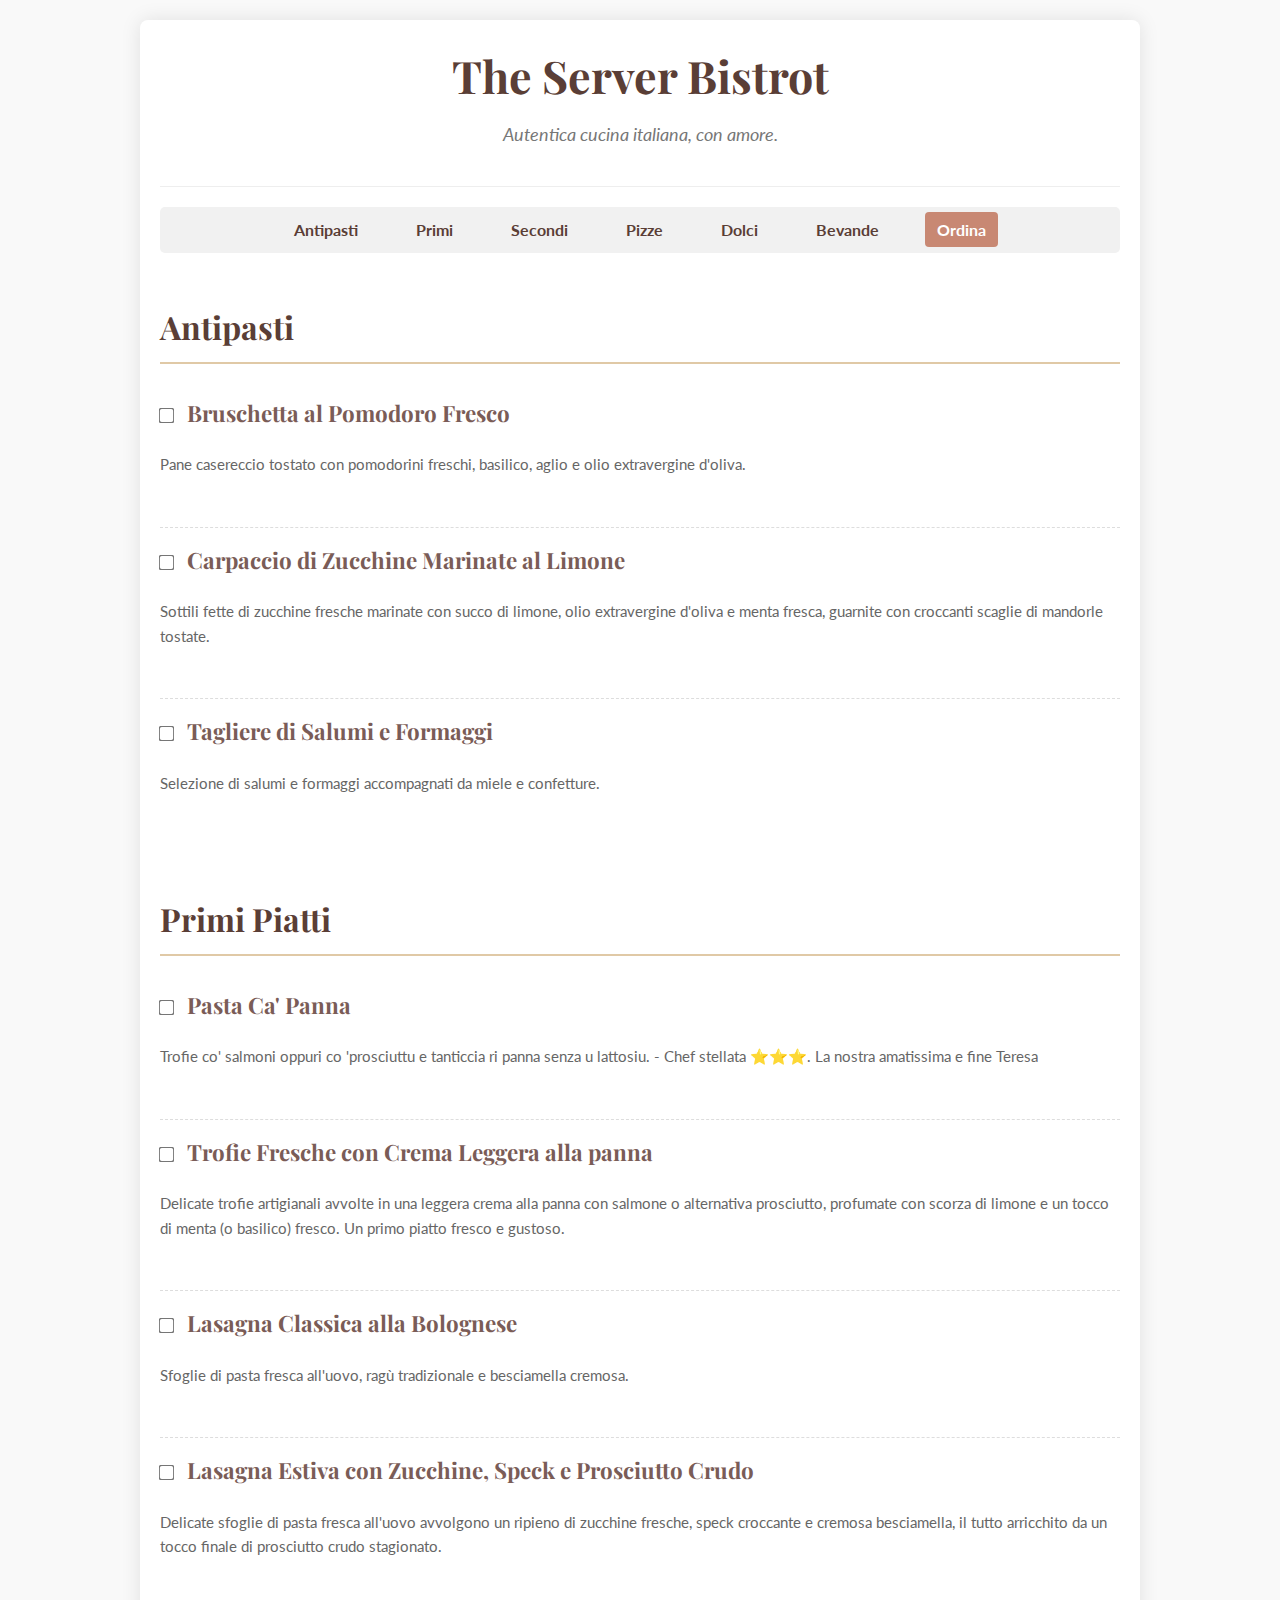
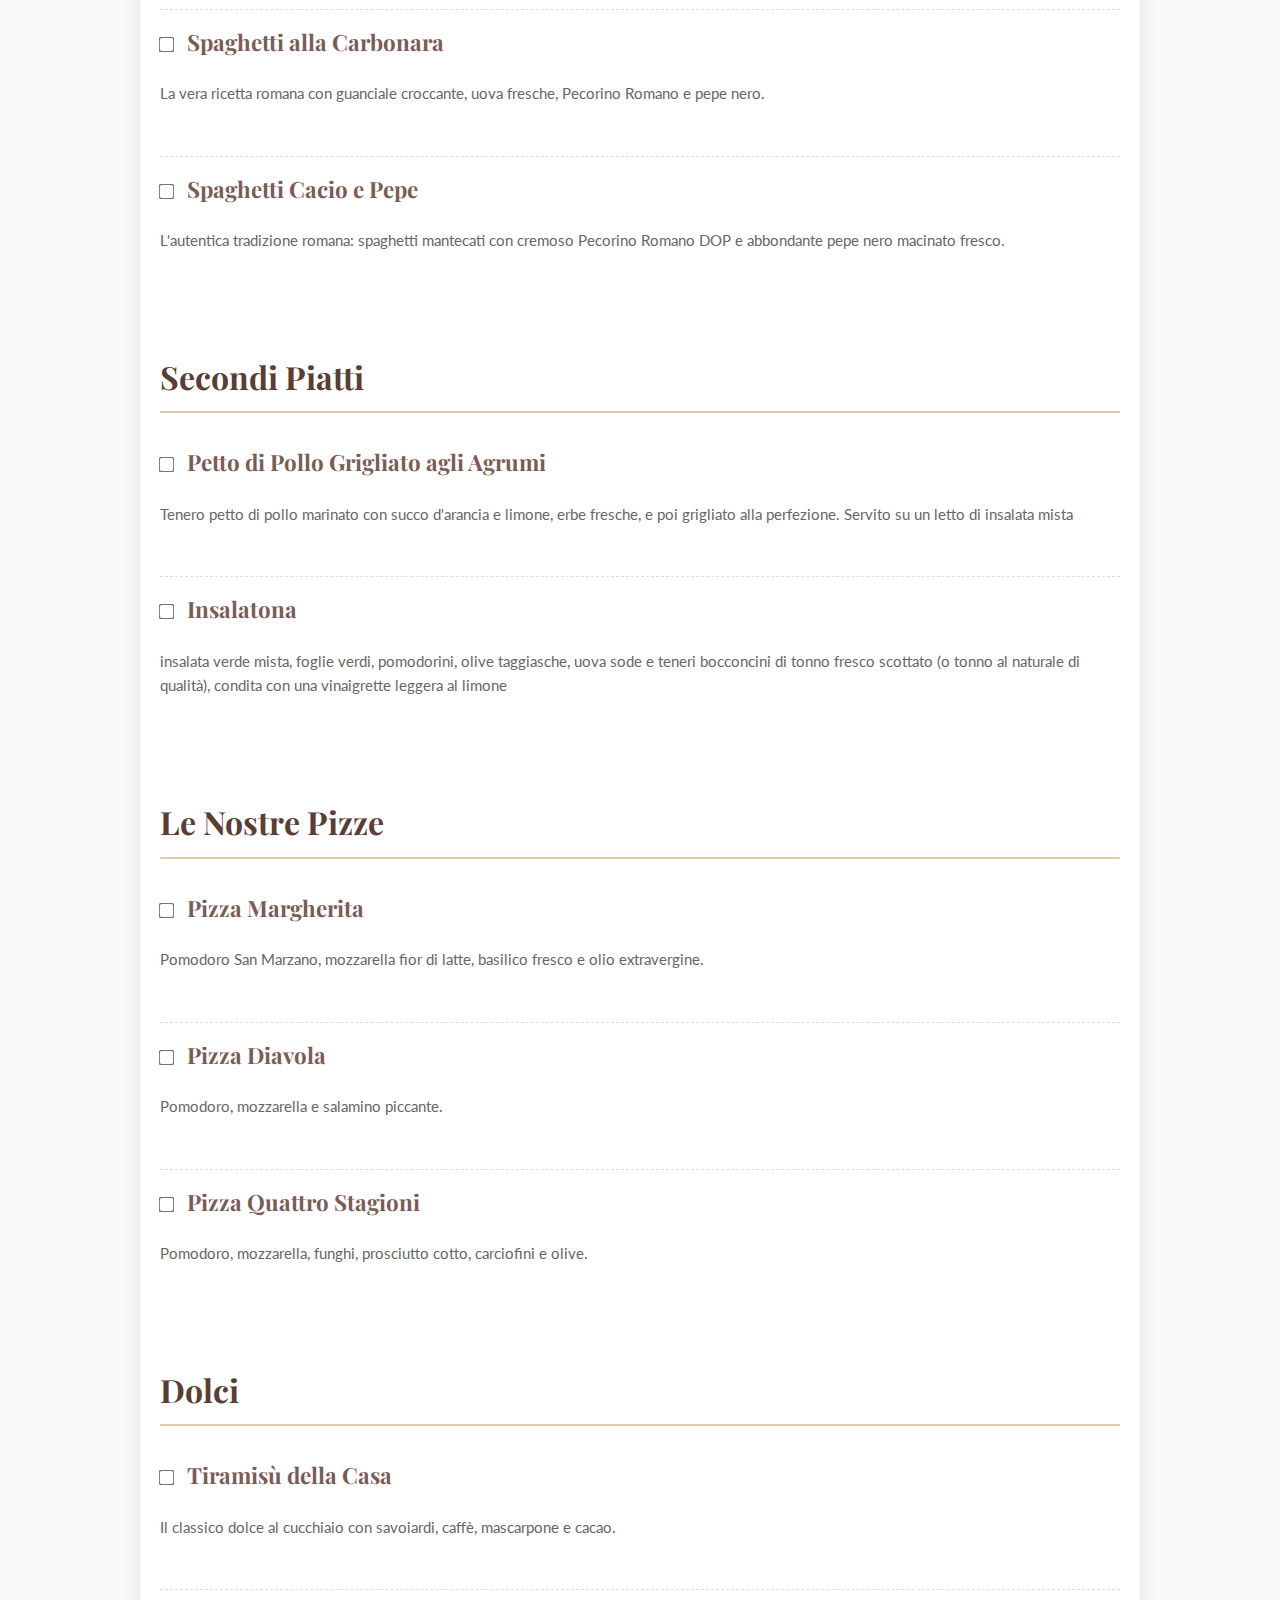
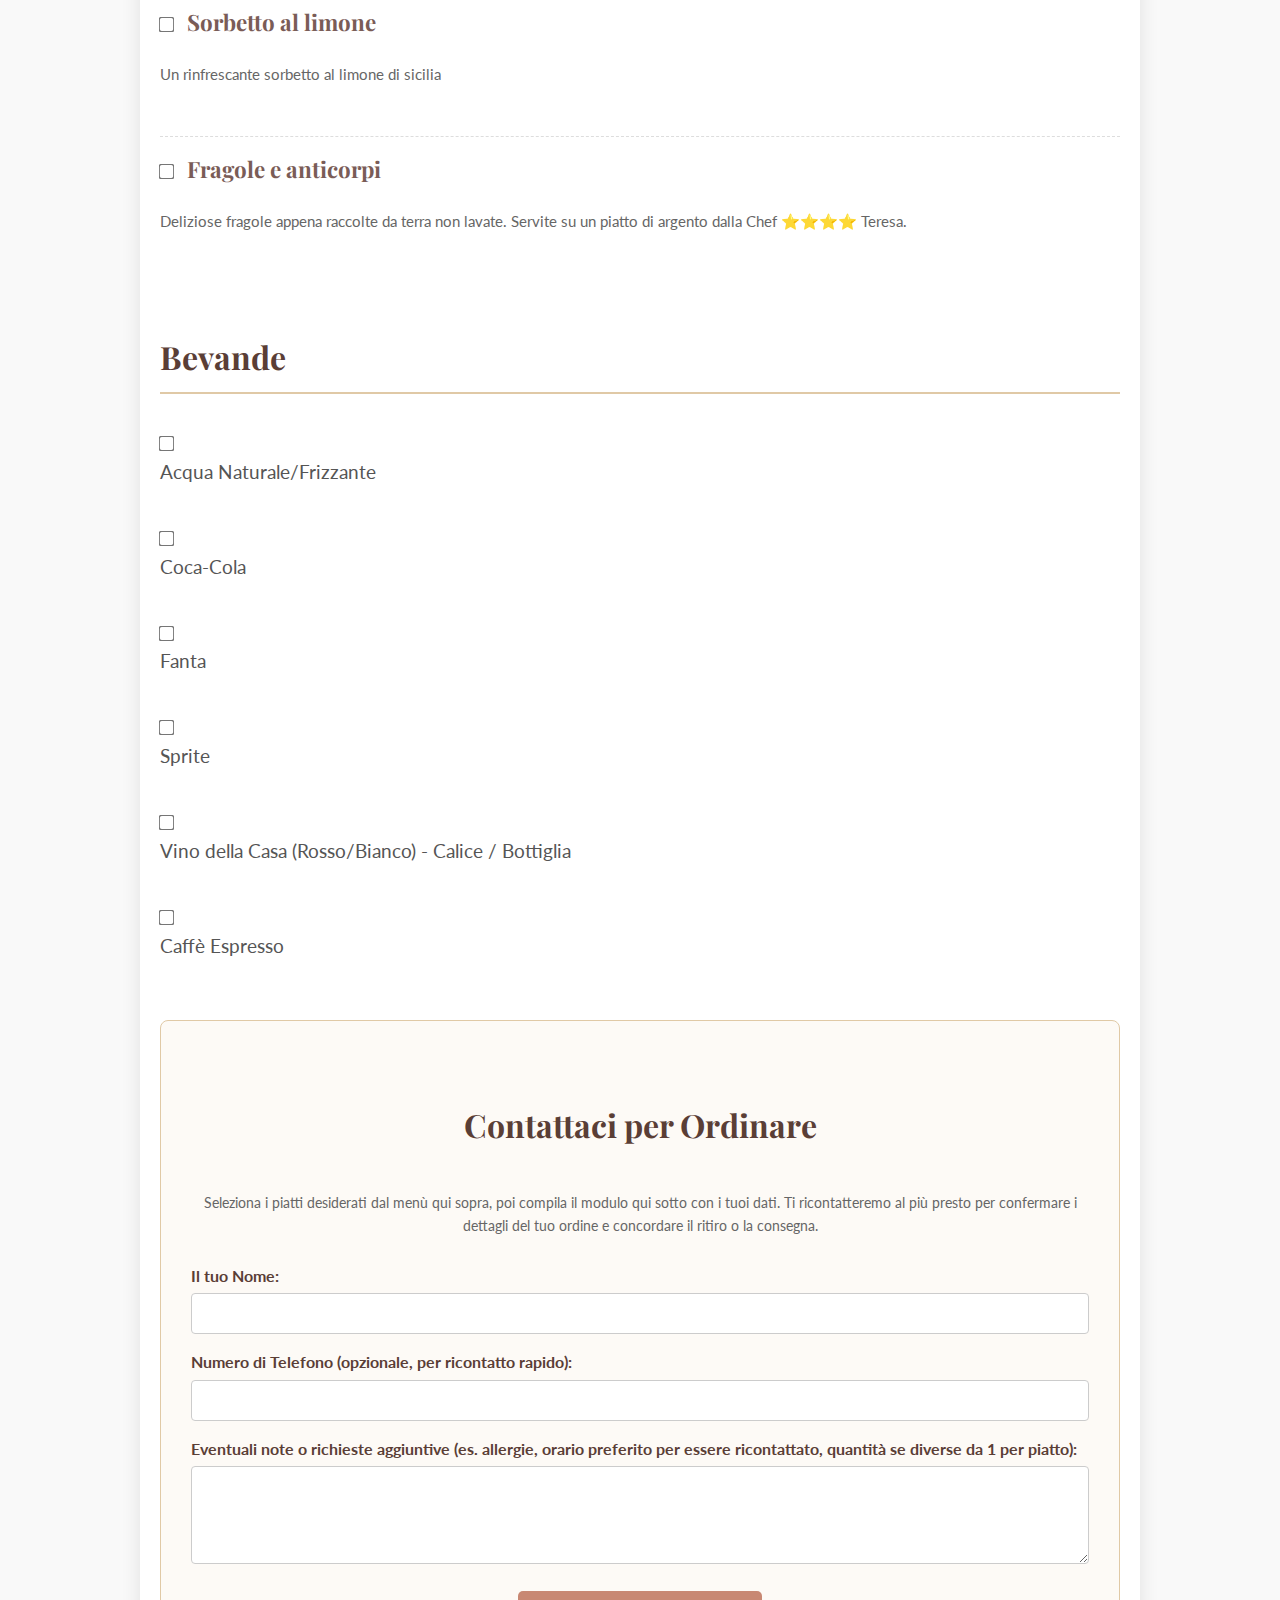
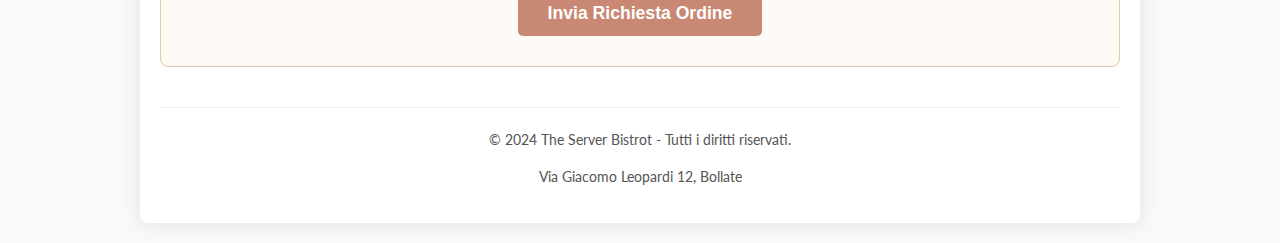
<file: index.html>
<!DOCTYPE html>
<html lang="it">
<head>
    <meta charset="UTF-8">
    <meta name="viewport" content="width=device-width, initial-scale=1.0">
    <title>Ristorante The Server Bistrot - Il Nostro Menù</title>
    <link rel="stylesheet" href="style.css">
    <link href="https://fonts.googleapis.com/css2?family=Playfair+Display:wght@700&family=Lato:wght@400;700&display=swap" rel="stylesheet">
    <style>
        /* Stile aggiuntivo per i checkbox e le label */
        .menu-item-checkbox {
            margin-right: 10px;
            transform: scale(1.2); /* Rende il checkbox leggermente più grande */
        }
        .menu-item-details label {
            display: inline-block; /* Permette di cliccare sul nome del piatto per selezionare */
            cursor: pointer;
            font-weight: bold; /* Rende il nome del piatto cliccabile più evidente */
        }
    </style>
</head>
<body>
    <div class="container">
        <header>
            <!-- Logo Ristorante -->
            <h1>The Server Bistrot</h1>
            <p class="tagline">Autentica cucina italiana, con amore.</p>
        </header>

        <nav class="menu-nav">
            <a href="#antipasti">Antipasti</a>
            <a href="#primi">Primi</a>
            <a href="#secondi">Secondi</a>
            <a href="#pizze">Pizze</a>
            <a href="#dolci">Dolci</a>
            <a href="#bevande">Bevande</a>
            <a href="#ordina" class="order-button-nav">Ordina</a>
        </nav>

        <main>
            <form action="https://formspree.io/f/mbloewor" method="POST" class="contact-form" id="orderForm">
                <section id="antipasti" class="menu-section">
                    <h2>Antipasti</h2>
                    <div class="menu-item">
                        <div class="menu-item-details">
                            <input type="checkbox" id="bruschetta" name="piatto_ordinato[]" value="Bruschetta al Pomodoro Fresco" class="menu-item-checkbox">
                            <label for="bruschetta"><h3>Bruschetta al Pomodoro Fresco</h3></label>
                            <p>Pane casereccio tostato con pomodorini freschi, basilico, aglio e olio extravergine d'oliva.</p>
                        </div>
                    </div>
                    <div class="menu-item">
                        <div class="menu-item-details">
                            <input type="checkbox" id="carpaccio_zucchine" name="piatto_ordinato[]" value="Carpaccio di Zucchine Marinate" class="menu-item-checkbox">
                            <label for="carpaccio_zucchine"><h3>Carpaccio di Zucchine Marinate al Limone</h3></label>
                            <p>Sottili fette di zucchine fresche marinate con succo di limone, olio extravergine d'oliva e menta fresca, guarnite con croccanti scaglie di mandorle tostate.</p>
                        </div>
                    </div>
                    <div class="menu-item">
                        <div class="menu-item-details">
                            <input type="checkbox" id="tagliere" name="piatto_ordinato[]" value="Tagliere di Salumi e Formaggi" class="menu-item-checkbox">
                            <label for="tagliere"><h3>Tagliere di Salumi e Formaggi</h3></label>
                            <p>Selezione di salumi e formaggi accompagnati da miele e confetture.</p>
                        </div>
                    </div>
                </section>

                <section id="primi" class="menu-section">
                    <h2>Primi Piatti</h2>

                    <div class="menu-item">
                        <div class="menu-item-details">
                            <input type="checkbox" id="pasta_panna" name="piatto_ordinato[]" value="Pasta ca' panna" class="menu-item-checkbox">
                            <label for="pasta_panna"><h3>Pasta Ca' Panna</h3></label>
                            <p>Trofie co' salmoni oppuri co 'prosciuttu e tanticcia ri panna senza u lattosiu. - Chef stellata ⭐⭐⭐. La nostra amatissima e fine Teresa</p>
                        </div>
                    </div>

                    
                    <div class="menu-item">
                        <div class="menu-item-details">
                            <input type="checkbox" id="trofie_zucchine" name="piatto_ordinato[]" value="Trofie Zucchine e Limone" class="menu-item-checkbox">
                            <label for="trofie_zucchine"><h3>Trofie Fresche con Crema Leggera alla panna </h3></label>
                            <p>Delicate trofie artigianali avvolte in una leggera crema alla panna con salmone o alternativa prosciutto, profumate con scorza di limone e un tocco di menta (o basilico) fresco. Un primo piatto fresco e gustoso.</p>
                        </div>
                    </div>
                    <div class="menu-item">
                        <div class="menu-item-details">
                            <input type="checkbox" id="lasagna_bolognese" name="piatto_ordinato[]" value="Lasagna Classica alla Bolognese" class="menu-item-checkbox">
                            <label for="lasagna_bolognese"><h3>Lasagna Classica alla Bolognese</h3></label>
                            <p>Sfoglie di pasta fresca all'uovo, ragù tradizionale e besciamella cremosa.</p>
                        </div>
                    </div>
                    <div class="menu-item">
                        <div class="menu-item-details">
                            <input type="checkbox" id="lasagna_estiva" name="piatto_ordinato[]" value="Lasagna Estiva Zucchine e Speck" class="menu-item-checkbox">
                            <label for="lasagna_estiva"><h3>Lasagna Estiva con Zucchine, Speck e Prosciutto Crudo</h3></label>
                            <p>Delicate sfoglie di pasta fresca all'uovo avvolgono un ripieno di zucchine fresche, speck croccante e cremosa besciamella, il tutto arricchito da un tocco finale di prosciutto crudo stagionato.</p>
                        </div>
                    </div>
                    <div class="menu-item">
                        <div class="menu-item-details">
                            <input type="checkbox" id="carbonara" name="piatto_ordinato[]" value="Spaghetti alla Carbonara" class="menu-item-checkbox">
                            <label for="carbonara"><h3>Spaghetti alla Carbonara</h3></label>
                            <p>La vera ricetta romana con guanciale croccante, uova fresche, Pecorino Romano e pepe nero.</p>
                        </div>
                    </div>
                    <div class="menu-item">
                        <div class="menu-item-details">
                            <input type="checkbox" id="cacio_pepe" name="piatto_ordinato[]" value="Spaghetti Cacio e Pepe" class="menu-item-checkbox">
                            <label for="cacio_pepe"><h3>Spaghetti Cacio e Pepe</h3></label>
                            <p>L'autentica tradizione romana: spaghetti mantecati con cremoso Pecorino Romano DOP e abbondante pepe nero macinato fresco.</p>
                        </div>
                    </div>
                </section>

                <section id="secondi" class="menu-section">
                    <h2>Secondi Piatti</h2>
                    <div class="menu-item">
                        <div class="menu-item-details">
                            <input type="checkbox" id="pollo_agrumi" name="piatto_ordinato[]" value="Petto di Pollo agli Agrumi" class="menu-item-checkbox">
                            <label for="pollo_agrumi"><h3>Petto di Pollo Grigliato agli Agrumi</h3></label>
                            <p>Tenero petto di pollo marinato con succo d'arancia e limone, erbe fresche, e poi grigliato alla perfezione. Servito su un letto di insalata mista</p>
                        </div>
                    </div>
                    <div class="menu-item">
                        <div class="menu-item-details">
                            <input type="checkbox" id="insalatona" name="piatto_ordinato[]" value="Insalatona" class="menu-item-checkbox">
                            <label for="insalatona"><h3>Insalatona</h3></label>
                            <p> insalata verde mista, foglie verdi, pomodorini, olive taggiasche, uova sode e teneri bocconcini di tonno fresco scottato (o tonno al naturale di qualità), condita con una vinaigrette leggera al limone</p>
                        </div>
                    </div>
                </section>

                <section id="pizze" class="menu-section">
                    <h2>Le Nostre Pizze</h2>
                    <div class="menu-item">
                        <div class="menu-item-details">
                            <input type="checkbox" id="pizza_margherita" name="piatto_ordinato[]" value="Pizza Margherita" class="menu-item-checkbox">
                            <label for="pizza_margherita"><h3>Pizza Margherita</h3></label>
                            <p>Pomodoro San Marzano, mozzarella fior di latte, basilico fresco e olio extravergine.</p>
                        </div>
                    </div>
                    <div class="menu-item">
                        <div class="menu-item-details">
                            <input type="checkbox" id="pizza_diavola" name="piatto_ordinato[]" value="Pizza Diavola" class="menu-item-checkbox">
                            <label for="pizza_diavola"><h3>Pizza Diavola</h3></label>
                            <p>Pomodoro, mozzarella e salamino piccante.</p>
                        </div>
                    </div>
                    <div class="menu-item">
                        <div class="menu-item-details">
                            <input type="checkbox" id="pizza_4stagioni" name="piatto_ordinato[]" value="Pizza Quattro Stagioni" class="menu-item-checkbox">
                            <label for="pizza_4stagioni"><h3>Pizza Quattro Stagioni</h3></label>
                            <p>Pomodoro, mozzarella, funghi, prosciutto cotto, carciofini e olive.</p>
                        </div>
                    </div>
                </section>

                <section id="dolci" class="menu-section">
                    <h2>Dolci</h2>
                    <div class="menu-item">
                        <div class="menu-item-details">
                            <input type="checkbox" id="tiramisu" name="piatto_ordinato[]" value="Tiramisù della Casa" class="menu-item-checkbox">
                            <label for="tiramisu"><h3>Tiramisù della Casa</h3></label>
                            <p>Il classico dolce al cucchiaio con savoiardi, caffè, mascarpone e cacao.</p>
                        </div>
                    </div>
                    <div class="menu-item">
                        <div class="menu-item-details">
                            <input type="checkbox" id="sorbetto" name="piatto_ordinato[]" value="Sorbetto al Limone" class="menu-item-checkbox">
                            <label for="sorbetto"><h3>Sorbetto al limone</h3></label>
                            <p>Un rinfrescante sorbetto al limone di sicilia</p>
                        </div>
                    </div>
                    <div class="menu-item">
                        <div class="menu-item-details">
                            <input type="checkbox" id="fragole" name="piatto_ordinato[]" value="Fragole e anticorpi" class="menu-item-checkbox">
                            <label for="fragole"><h3>Fragole e anticorpi</h3></label>
                            <p>Deliziose fragole appena raccolte da terra non lavate. Servite su un piatto di argento dalla Chef ⭐⭐⭐⭐ Teresa. </p>
                        </div>
                    </div>
                </section>

                <section id="bevande" class="menu-section">
                    <h2>Bevande</h2>
                    <div class="menu-item-simple">
                        <input type="checkbox" id="acqua" name="piatto_ordinato[]" value="Acqua Nat/Friz" class="menu-item-checkbox">
                        <label for="acqua"><h3>Acqua Naturale/Frizzante</h3></label>
                    </div>
                    <div class="menu-item-simple">
                        <input type="checkbox" id="coca" name="piatto_ordinato[]" value="Coca-Cola" class="menu-item-checkbox">
                        <label for="coca"><h3>Coca-Cola</h3></label>
                    </div>
                     <div class="menu-item-simple">
                        <input type="checkbox" id="fanta" name="piatto_ordinato[]" value="Fanta" class="menu-item-checkbox">
                        <label for="fanta"><h3>Fanta</h3></label>
                    </div>
                     <div class="menu-item-simple">
                        <input type="checkbox" id="sprite" name="piatto_ordinato[]" value="Sprite" class="menu-item-checkbox">
                        <label for="sprite"><h3>Sprite</h3></label>
                    </div>
                    <div class="menu-item-simple">
                        <input type="checkbox" id="vino" name="piatto_ordinato[]" value="Vino della Casa" class="menu-item-checkbox">
                        <label for="vino"><h3>Vino della Casa (Rosso/Bianco) - Calice / Bottiglia</h3></label>
                    </div>
                    <div class="menu-item-simple">
                        <input type="checkbox" id="caffe" name="piatto_ordinato[]" value="Caffè Espresso" class="menu-item-checkbox">
                        <label for="caffe"><h3>Caffè Espresso</h3></label>
                    </div>
                </section>

                <section id="ordina" class="order-form-section">
                    <h2>Contattaci per Ordinare</h2>
                    <p>Seleziona i piatti desiderati dal menù qui sopra, poi compila il modulo qui sotto con i tuoi dati. Ti ricontatteremo al più presto per confermare i dettagli del tuo ordine e concordare il ritiro o la consegna.</p>
                    
                    <div>
                        <label for="nome">Il tuo Nome:</label>
                        <input type="text" id="nome" name="nome_cliente" required>
                    </div>
                    <div>
                        <label for="telefono">Numero di Telefono (opzionale, per ricontatto rapido):</label>
                        <input type="tel" id="telefono" name="telefono_cliente">
                    </div>
                    
                    <!-- Campo nascosto che verrà popolato da JavaScript con i piatti selezionati -->
                    <input type="hidden" name="ordine_dettagliato" id="ordine_dettagliato">

                    <div>
                        <label for="note">Eventuali note o richieste aggiuntive (es. allergie, orario preferito per essere ricontattato, quantità se diverse da 1 per piatto):</label>
                        <textarea id="note" name="note_cliente" rows="4"></textarea>
                    </div>

                    <input type="hidden" name="richiesta_da" value="Modulo Ordini Menù Online - The Server Bistrot">
                    <input type="hidden" name="_next" value="thankyou.html">
                    <input type="text" name="_gotcha" style="display:none !important">

                    <button type="submit">Invia Richiesta Ordine</button>
                </section>
            </form> <!-- Chiusura del tag form -->
        </main>

        <footer>
            <p>© 2024 The Server Bistrot - Tutti i diritti riservati.</p>
            <p>Via Giacomo Leopardi 12, Bollate </p>
        </footer>
    </div>

    <script>
        const orderForm = document.getElementById('orderForm');
        const hiddenOrderDetailInput = document.getElementById('ordine_dettagliato');

        orderForm.addEventListener('submit', function(event) {
            // Non preveniamo l'invio predefinito perché Formspree lo gestisce,
            // ma potremmo farlo se volessimo fare validazioni extra o invio AJAX.
            // event.preventDefault(); 

            let selectedItems = [];
            // Seleziona tutti i checkbox con il name="piatto_ordinato[]" CHE SONO CHECKED
            const checkedItems = document.querySelectorAll('input[name="piatto_ordinato[]"]:checked'); 
            
            checkedItems.forEach(function(checkbox) {
                selectedItems.push(checkbox.value);
            });

            if (selectedItems.length > 0) {
                hiddenOrderDetailInput.value = selectedItems.join(', '); // Concatena i piatti separati da virgola e spazio
            } else {
                hiddenOrderDetailInput.value = "Nessun piatto selezionato dal menù."; // O lascia vuoto se preferisci
            }

            // Il form verrà inviato normalmente da qui, con il campo nascosto popolato.
            // Se si usasse event.preventDefault(), si dovrebbe poi inviare il form via JS:
            // this.submit(); // oppure fetch API per invio AJAX a Formspree
        });
    </script>
</body>
</html>
</file>
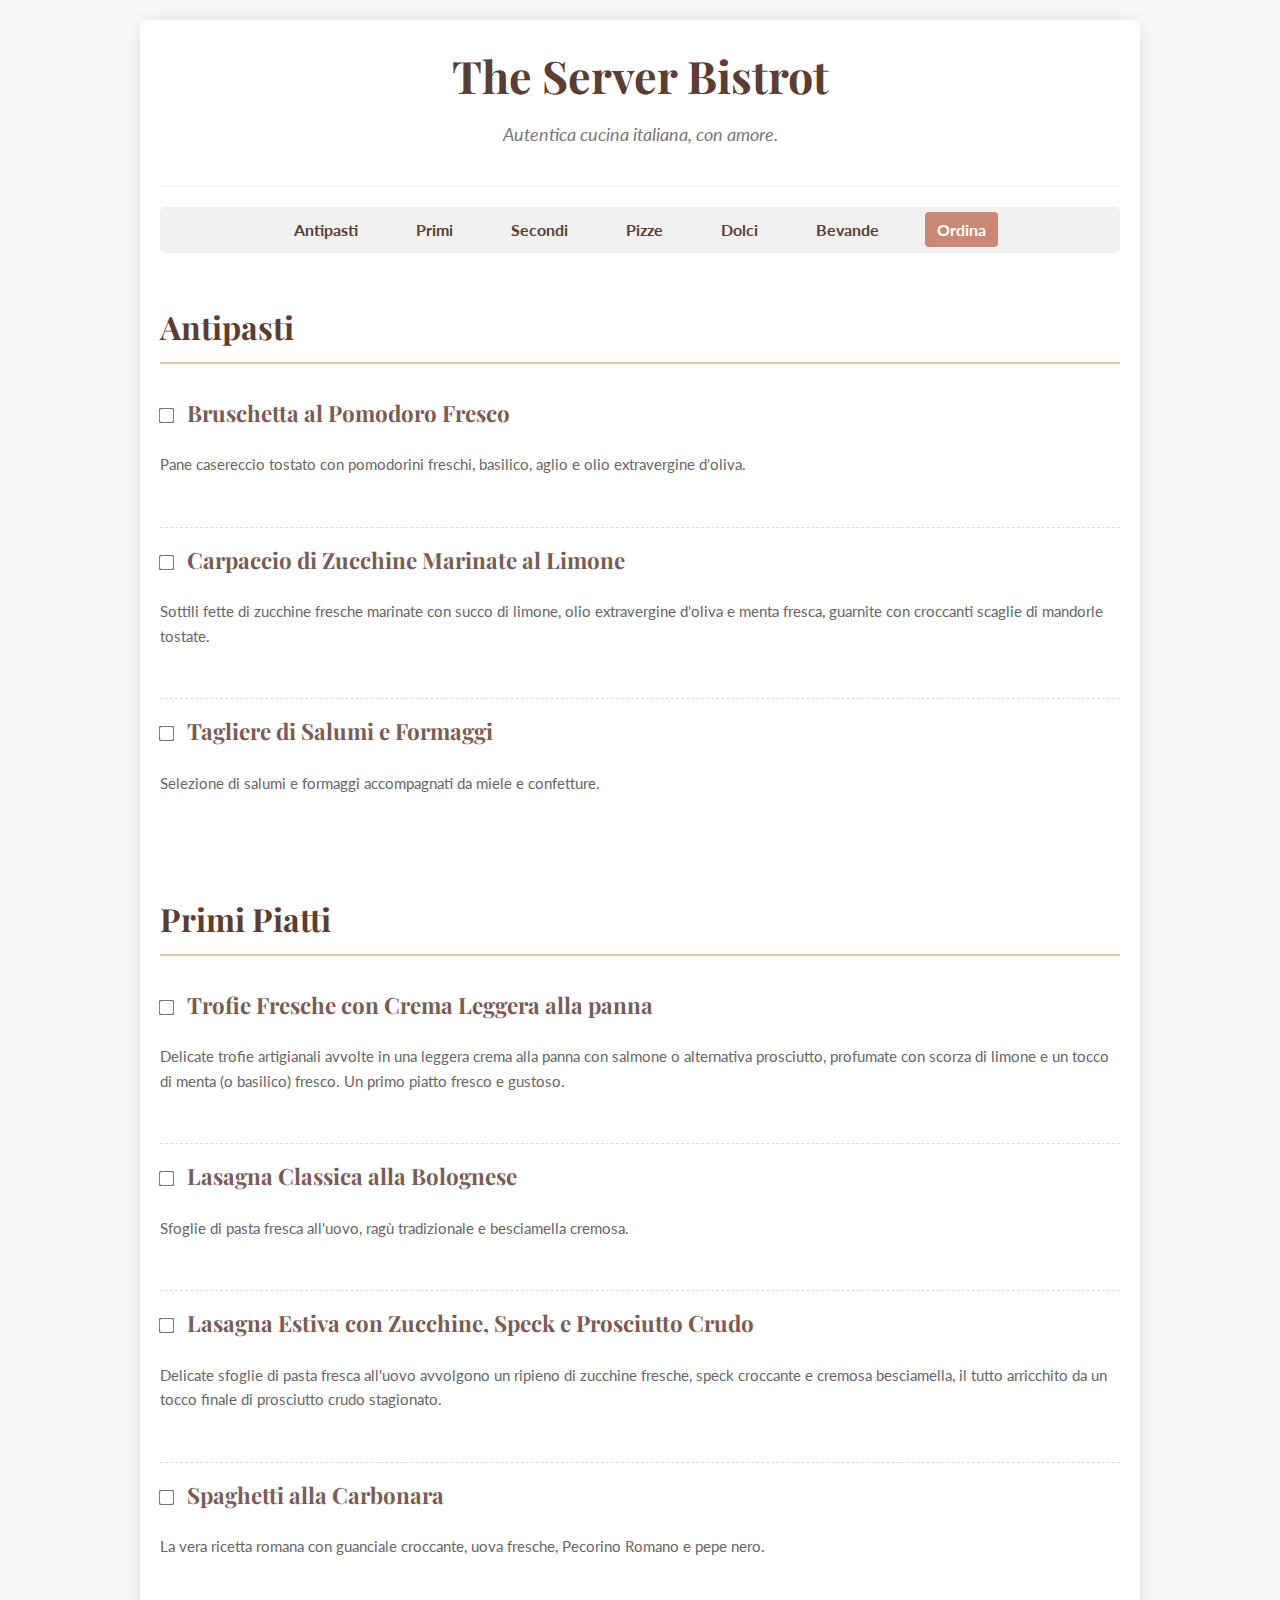
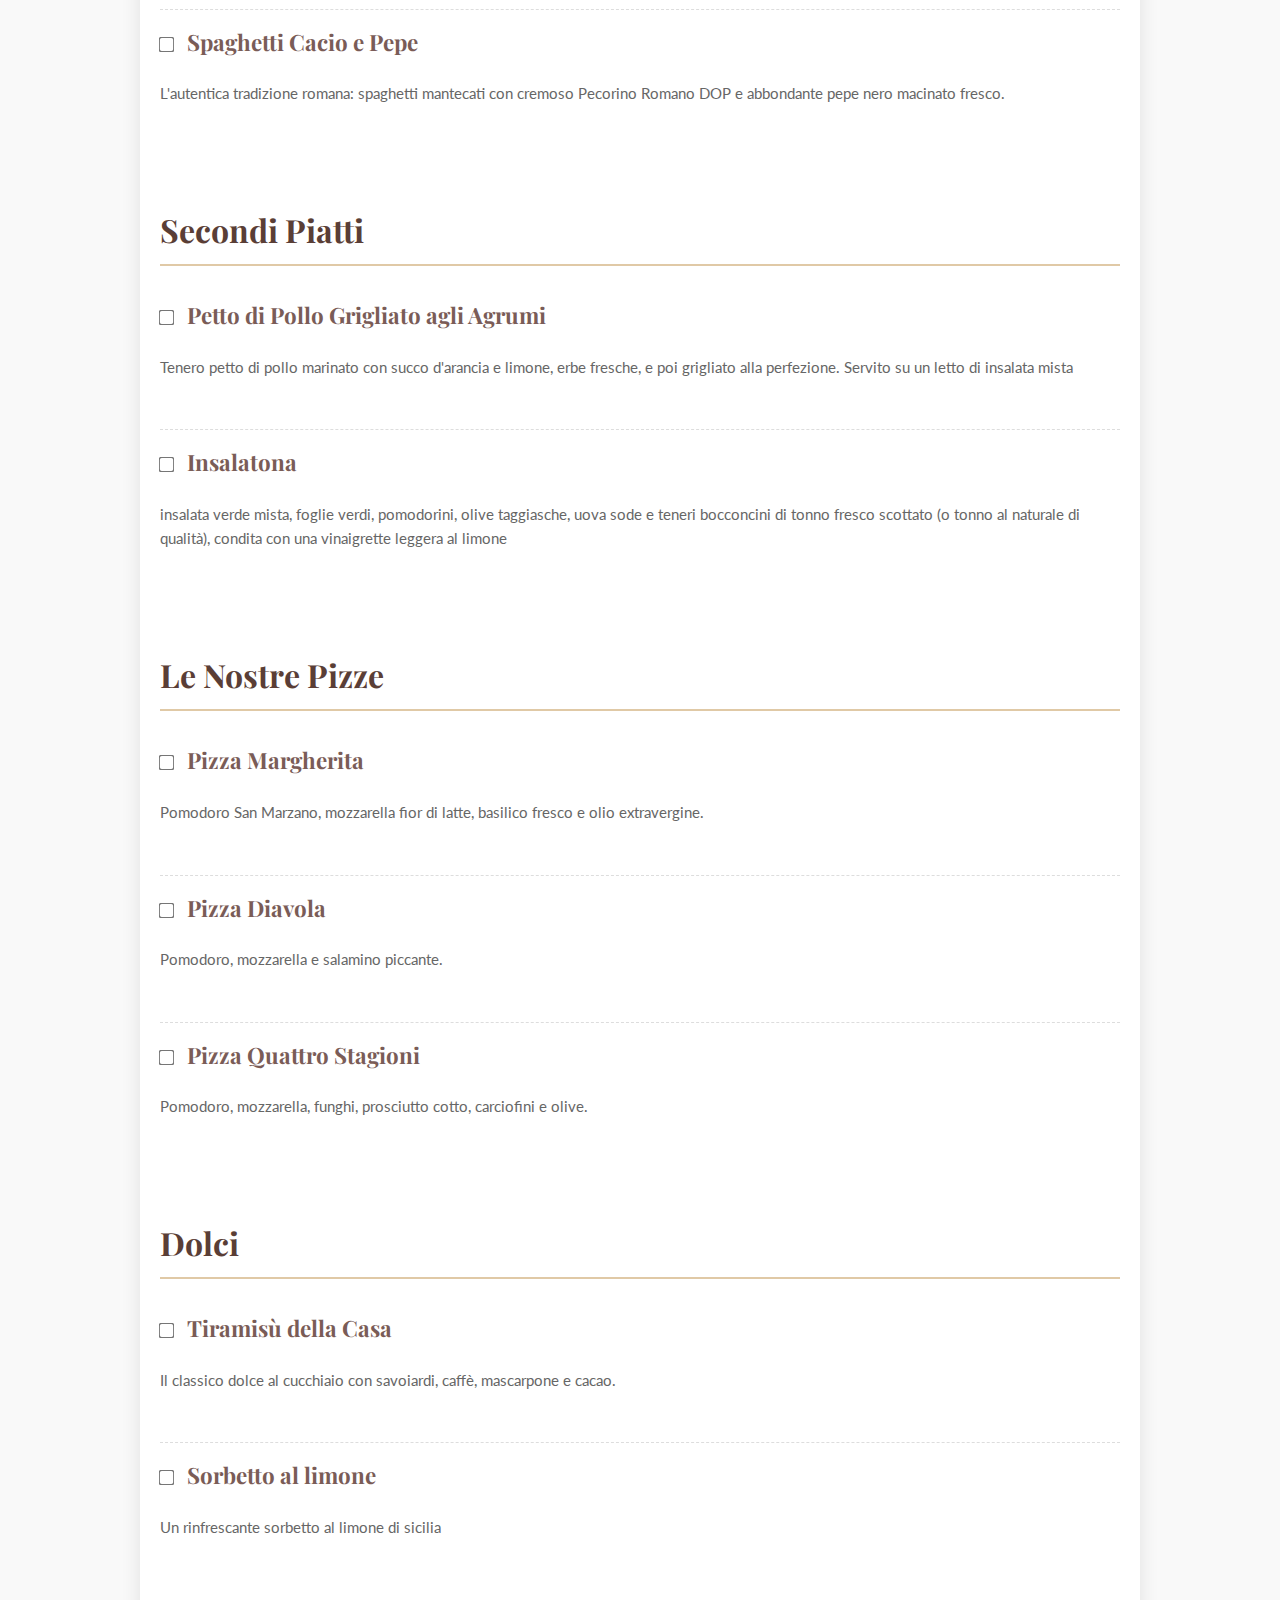
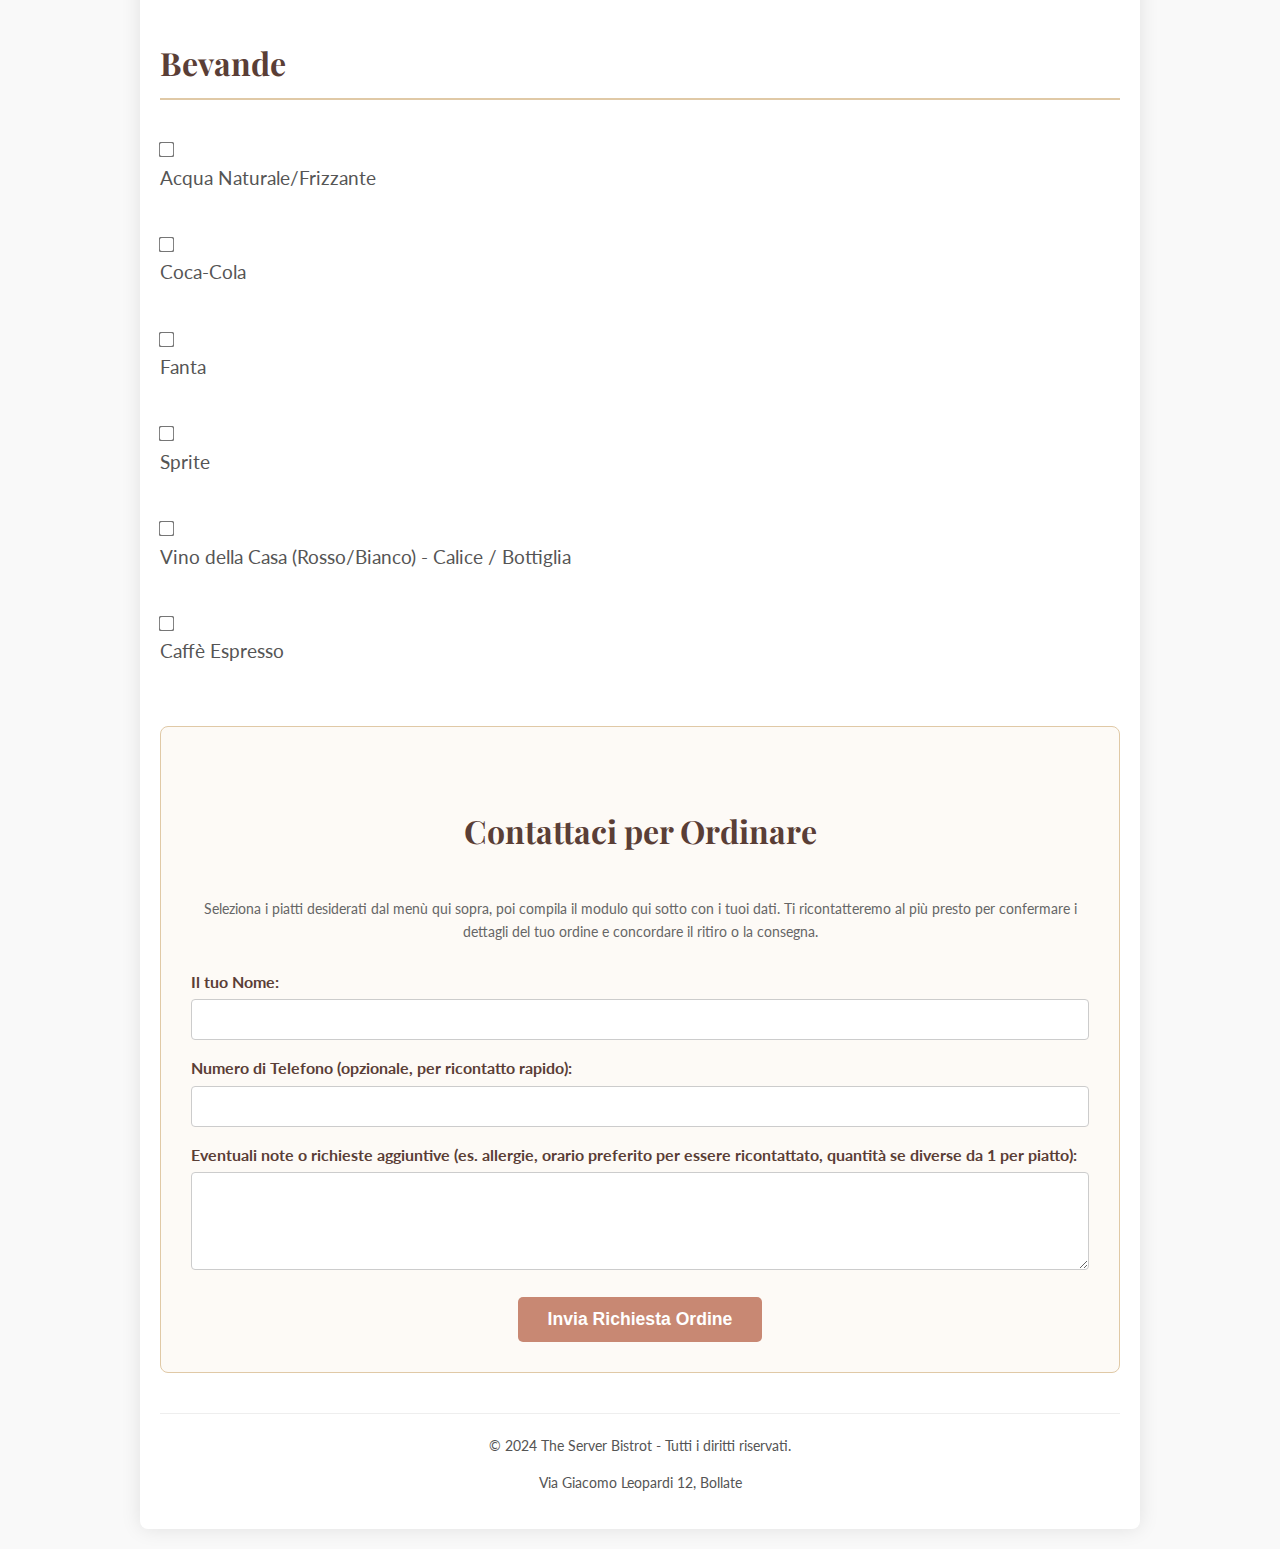
<file: Ordinihtml.html>
<!DOCTYPE html>
<html lang="it">
<head>
    <meta charset="UTF-8">
    <meta name="viewport" content="width=device-width, initial-scale=1.0">
    <title>Ristorante The Server Bistrot - Il Nostro Menù</title>
    <link rel="stylesheet" href="style.css">
    <link href="https://fonts.googleapis.com/css2?family=Playfair+Display:wght@700&family=Lato:wght@400;700&display=swap" rel="stylesheet">
    <style>
        /* Stile aggiuntivo per i checkbox e le label */
        .menu-item-checkbox {
            margin-right: 10px;
            transform: scale(1.2); /* Rende il checkbox leggermente più grande */
        }
        .menu-item-details label {
            display: inline-block; /* Permette di cliccare sul nome del piatto per selezionare */
            cursor: pointer;
            font-weight: bold; /* Rende il nome del piatto cliccabile più evidente */
        }
    </style>
</head>
<body>
    <div class="container">
        <header>
            <!-- Logo Ristorante -->
            <h1>The Server Bistrot</h1>
            <p class="tagline">Autentica cucina italiana, con amore.</p>
        </header>

        <nav class="menu-nav">
            <a href="#antipasti">Antipasti</a>
            <a href="#primi">Primi</a>
            <a href="#secondi">Secondi</a>
            <a href="#pizze">Pizze</a>
            <a href="#dolci">Dolci</a>
            <a href="#bevande">Bevande</a>
            <a href="#ordina" class="order-button-nav">Ordina</a>
        </nav>

        <main>
            <form action="https://formspree.io/f/mbloewor" method="POST" class="contact-form" id="orderForm">
                <section id="antipasti" class="menu-section">
                    <h2>Antipasti</h2>
                    <div class="menu-item">
                        <div class="menu-item-details">
                            <input type="checkbox" id="bruschetta" name="piatto_ordinato[]" value="Bruschetta al Pomodoro Fresco" class="menu-item-checkbox">
                            <label for="bruschetta"><h3>Bruschetta al Pomodoro Fresco</h3></label>
                            <p>Pane casereccio tostato con pomodorini freschi, basilico, aglio e olio extravergine d'oliva.</p>
                        </div>
                    </div>
                    <div class="menu-item">
                        <div class="menu-item-details">
                            <input type="checkbox" id="carpaccio_zucchine" name="piatto_ordinato[]" value="Carpaccio di Zucchine Marinate" class="menu-item-checkbox">
                            <label for="carpaccio_zucchine"><h3>Carpaccio di Zucchine Marinate al Limone</h3></label>
                            <p>Sottili fette di zucchine fresche marinate con succo di limone, olio extravergine d'oliva e menta fresca, guarnite con croccanti scaglie di mandorle tostate.</p>
                        </div>
                    </div>
                    <div class="menu-item">
                        <div class="menu-item-details">
                            <input type="checkbox" id="tagliere" name="piatto_ordinato[]" value="Tagliere di Salumi e Formaggi" class="menu-item-checkbox">
                            <label for="tagliere"><h3>Tagliere di Salumi e Formaggi</h3></label>
                            <p>Selezione di salumi e formaggi accompagnati da miele e confetture.</p>
                        </div>
                    </div>
                </section>

                <section id="primi" class="menu-section">
                    <h2>Primi Piatti</h2>
                    <div class="menu-item">
                        <div class="menu-item-details">
                            <input type="checkbox" id="trofie_zucchine" name="piatto_ordinato[]" value="Trofie Zucchine e Limone" class="menu-item-checkbox">
                            <label for="trofie_zucchine"><h3>Trofie Fresche con Crema Leggera alla panna </h3></label>
                            <p>Delicate trofie artigianali avvolte in una leggera crema alla panna con salmone o alternativa prosciutto, profumate con scorza di limone e un tocco di menta (o basilico) fresco. Un primo piatto fresco e gustoso.</p>
                        </div>
                    </div>
                    <div class="menu-item">
                        <div class="menu-item-details">
                            <input type="checkbox" id="lasagna_bolognese" name="piatto_ordinato[]" value="Lasagna Classica alla Bolognese" class="menu-item-checkbox">
                            <label for="lasagna_bolognese"><h3>Lasagna Classica alla Bolognese</h3></label>
                            <p>Sfoglie di pasta fresca all'uovo, ragù tradizionale e besciamella cremosa.</p>
                        </div>
                    </div>
                    <div class="menu-item">
                        <div class="menu-item-details">
                            <input type="checkbox" id="lasagna_estiva" name="piatto_ordinato[]" value="Lasagna Estiva Zucchine e Speck" class="menu-item-checkbox">
                            <label for="lasagna_estiva"><h3>Lasagna Estiva con Zucchine, Speck e Prosciutto Crudo</h3></label>
                            <p>Delicate sfoglie di pasta fresca all'uovo avvolgono un ripieno di zucchine fresche, speck croccante e cremosa besciamella, il tutto arricchito da un tocco finale di prosciutto crudo stagionato.</p>
                        </div>
                    </div>
                    <div class="menu-item">
                        <div class="menu-item-details">
                            <input type="checkbox" id="carbonara" name="piatto_ordinato[]" value="Spaghetti alla Carbonara" class="menu-item-checkbox">
                            <label for="carbonara"><h3>Spaghetti alla Carbonara</h3></label>
                            <p>La vera ricetta romana con guanciale croccante, uova fresche, Pecorino Romano e pepe nero.</p>
                        </div>
                    </div>
                    <div class="menu-item">
                        <div class="menu-item-details">
                            <input type="checkbox" id="cacio_pepe" name="piatto_ordinato[]" value="Spaghetti Cacio e Pepe" class="menu-item-checkbox">
                            <label for="cacio_pepe"><h3>Spaghetti Cacio e Pepe</h3></label>
                            <p>L'autentica tradizione romana: spaghetti mantecati con cremoso Pecorino Romano DOP e abbondante pepe nero macinato fresco.</p>
                        </div>
                    </div>
                </section>

                <section id="secondi" class="menu-section">
                    <h2>Secondi Piatti</h2>
                    <div class="menu-item">
                        <div class="menu-item-details">
                            <input type="checkbox" id="pollo_agrumi" name="piatto_ordinato[]" value="Petto di Pollo agli Agrumi" class="menu-item-checkbox">
                            <label for="pollo_agrumi"><h3>Petto di Pollo Grigliato agli Agrumi</h3></label>
                            <p>Tenero petto di pollo marinato con succo d'arancia e limone, erbe fresche, e poi grigliato alla perfezione. Servito su un letto di insalata mista</p>
                        </div>
                    </div>
                    <div class="menu-item">
                        <div class="menu-item-details">
                            <input type="checkbox" id="insalatona" name="piatto_ordinato[]" value="Insalatona" class="menu-item-checkbox">
                            <label for="insalatona"><h3>Insalatona</h3></label>
                            <p> insalata verde mista, foglie verdi, pomodorini, olive taggiasche, uova sode e teneri bocconcini di tonno fresco scottato (o tonno al naturale di qualità), condita con una vinaigrette leggera al limone</p>
                        </div>
                    </div>
                </section>

                <section id="pizze" class="menu-section">
                    <h2>Le Nostre Pizze</h2>
                    <div class="menu-item">
                        <div class="menu-item-details">
                            <input type="checkbox" id="pizza_margherita" name="piatto_ordinato[]" value="Pizza Margherita" class="menu-item-checkbox">
                            <label for="pizza_margherita"><h3>Pizza Margherita</h3></label>
                            <p>Pomodoro San Marzano, mozzarella fior di latte, basilico fresco e olio extravergine.</p>
                        </div>
                    </div>
                    <div class="menu-item">
                        <div class="menu-item-details">
                            <input type="checkbox" id="pizza_diavola" name="piatto_ordinato[]" value="Pizza Diavola" class="menu-item-checkbox">
                            <label for="pizza_diavola"><h3>Pizza Diavola</h3></label>
                            <p>Pomodoro, mozzarella e salamino piccante.</p>
                        </div>
                    </div>
                    <div class="menu-item">
                        <div class="menu-item-details">
                            <input type="checkbox" id="pizza_4stagioni" name="piatto_ordinato[]" value="Pizza Quattro Stagioni" class="menu-item-checkbox">
                            <label for="pizza_4stagioni"><h3>Pizza Quattro Stagioni</h3></label>
                            <p>Pomodoro, mozzarella, funghi, prosciutto cotto, carciofini e olive.</p>
                        </div>
                    </div>
                </section>

                <section id="dolci" class="menu-section">
                    <h2>Dolci</h2>
                    <div class="menu-item">
                        <div class="menu-item-details">
                            <input type="checkbox" id="tiramisu" name="piatto_ordinato[]" value="Tiramisù della Casa" class="menu-item-checkbox">
                            <label for="tiramisu"><h3>Tiramisù della Casa</h3></label>
                            <p>Il classico dolce al cucchiaio con savoiardi, caffè, mascarpone e cacao.</p>
                        </div>
                    </div>
                    <div class="menu-item">
                        <div class="menu-item-details">
                            <input type="checkbox" id="sorbetto" name="piatto_ordinato[]" value="Sorbetto al Limone" class="menu-item-checkbox">
                            <label for="sorbetto"><h3>Sorbetto al limone</h3></label>
                            <p>Un rinfrescante sorbetto al limone di sicilia</p>
                        </div>
                    </div>
                </section>

                <section id="bevande" class="menu-section">
                    <h2>Bevande</h2>
                    <div class="menu-item-simple">
                        <input type="checkbox" id="acqua" name="piatto_ordinato[]" value="Acqua Nat/Friz" class="menu-item-checkbox">
                        <label for="acqua"><h3>Acqua Naturale/Frizzante</h3></label>
                    </div>
                    <div class="menu-item-simple">
                        <input type="checkbox" id="coca" name="piatto_ordinato[]" value="Coca-Cola" class="menu-item-checkbox">
                        <label for="coca"><h3>Coca-Cola</h3></label>
                    </div>
                     <div class="menu-item-simple">
                        <input type="checkbox" id="fanta" name="piatto_ordinato[]" value="Fanta" class="menu-item-checkbox">
                        <label for="fanta"><h3>Fanta</h3></label>
                    </div>
                     <div class="menu-item-simple">
                        <input type="checkbox" id="sprite" name="piatto_ordinato[]" value="Sprite" class="menu-item-checkbox">
                        <label for="sprite"><h3>Sprite</h3></label>
                    </div>
                    <div class="menu-item-simple">
                        <input type="checkbox" id="vino" name="piatto_ordinato[]" value="Vino della Casa" class="menu-item-checkbox">
                        <label for="vino"><h3>Vino della Casa (Rosso/Bianco) - Calice / Bottiglia</h3></label>
                    </div>
                    <div class="menu-item-simple">
                        <input type="checkbox" id="caffe" name="piatto_ordinato[]" value="Caffè Espresso" class="menu-item-checkbox">
                        <label for="caffe"><h3>Caffè Espresso</h3></label>
                    </div>
                </section>

                <section id="ordina" class="order-form-section">
                    <h2>Contattaci per Ordinare</h2>
                    <p>Seleziona i piatti desiderati dal menù qui sopra, poi compila il modulo qui sotto con i tuoi dati. Ti ricontatteremo al più presto per confermare i dettagli del tuo ordine e concordare il ritiro o la consegna.</p>
                    
                    <div>
                        <label for="nome">Il tuo Nome:</label>
                        <input type="text" id="nome" name="nome_cliente" required>
                    </div>
                    <div>
                        <label for="telefono">Numero di Telefono (opzionale, per ricontatto rapido):</label>
                        <input type="tel" id="telefono" name="telefono_cliente">
                    </div>
                    
                    <!-- Campo nascosto che verrà popolato da JavaScript con i piatti selezionati -->
                    <input type="hidden" name="ordine_dettagliato" id="ordine_dettagliato">

                    <div>
                        <label for="note">Eventuali note o richieste aggiuntive (es. allergie, orario preferito per essere ricontattato, quantità se diverse da 1 per piatto):</label>
                        <textarea id="note" name="note_cliente" rows="4"></textarea>
                    </div>

                    <input type="hidden" name="richiesta_da" value="Modulo Ordini Menù Online - The Server Bistrot">
                    <input type="hidden" name="_next" value="thankyou.html">
                    <input type="text" name="_gotcha" style="display:none !important">

                    <button type="submit">Invia Richiesta Ordine</button>
                </section>
            </form> <!-- Chiusura del tag form -->
        </main>

        <footer>
            <p>© 2024 The Server Bistrot - Tutti i diritti riservati.</p>
            <p>Via Giacomo Leopardi 12, Bollate </p>
        </footer>
    </div>

    <script>
        const orderForm = document.getElementById('orderForm');
        const hiddenOrderDetailInput = document.getElementById('ordine_dettagliato');

        orderForm.addEventListener('submit', function(event) {
            // Non preveniamo l'invio predefinito perché Formspree lo gestisce,
            // ma potremmo farlo se volessimo fare validazioni extra o invio AJAX.
            // event.preventDefault(); 

            let selectedItems = [];
            // Seleziona tutti i checkbox con il name="piatto_ordinato[]" CHE SONO CHECKED
            const checkedItems = document.querySelectorAll('input[name="piatto_ordinato[]"]:checked'); 
            
            checkedItems.forEach(function(checkbox) {
                selectedItems.push(checkbox.value);
            });

            if (selectedItems.length > 0) {
                hiddenOrderDetailInput.value = selectedItems.join(', '); // Concatena i piatti separati da virgola e spazio
            } else {
                hiddenOrderDetailInput.value = "Nessun piatto selezionato dal menù."; // O lascia vuoto se preferisci
            }

            // Il form verrà inviato normalmente da qui, con il campo nascosto popolato.
            // Se si usasse event.preventDefault(), si dovrebbe poi inviare il form via JS:
            // this.submit(); // oppure fetch API per invio AJAX a Formspree
        });
    </script>
</body>
</html>
</file>
<file: style.css>
/* Reset di base e Stili Generali */
* {
    box-sizing: border-box;
    margin: 0;
    padding: 0;
}

body {
    font-family: 'Lato', sans-serif;
    line-height: 1.6;
    color: #333;
    background-color: #f9f9f9; /* Sfondo leggermente grigio */
}

.container {
    width: 90%;
    max-width: 1000px; /* Larghezza massima per leggibilità */
    margin: 20px auto;
    padding: 20px;
    background-color: #fff; /* Sfondo bianco per il contenuto principale */
    box-shadow: 0 0 20px rgba(0,0,0,0.1);
    border-radius: 8px;
}

h1, h2, h3 {
    font-family: 'Playfair Display', serif;
    color: #5a3e36; /* Un marrone caldo per i titoli */
    margin-bottom: 0.7em;
}

h1 {
    font-size: 2.8em;
    text-align: center;
    margin-bottom: 0.2em;
}

h2 {
    font-size: 2em;
    border-bottom: 2px solid #e0c9a6; /* Un accento color sabbia */
    padding-bottom: 0.3em;
    margin-top: 1.5em;
    margin-bottom: 1em;
}

h3 {
    font-size: 1.4em;
    color: #7a5c57;
}

p {
    margin-bottom: 1em;
    color: #555;
}

/* Header */
header {
    text-align: center;
    padding-bottom: 20px;
    border-bottom: 1px solid #eee;
    margin-bottom: 20px;
}

.logo {
    max-width: 120px;
    margin-bottom: 10px;
}

.tagline {
    font-size: 1.1em;
    color: #777;
    font-style: italic;
}

/* Navigazione del Menù */
.menu-nav {
    text-align: center;
    margin-bottom: 30px;
    padding: 10px 0;
    background-color: #f1f1f1;
    border-radius: 5px;
}

.menu-nav a {
    text-decoration: none;
    color: #5a3e36;
    margin: 0 15px;
    font-weight: bold;
    padding: 8px 12px;
    border-radius: 4px;
    transition: background-color 0.3s ease, color 0.3s ease;
}

.menu-nav a:hover,
.menu-nav a.active { /* Per eventuale JS che evidenzi la sezione attiva */
    background-color: #5a3e36;
    color: #fff;
}

.menu-nav a.order-button-nav {
    background-color: #c88873; /* Colore diverso per il pulsante Ordina */
    color: white;
}
.menu-nav a.order-button-nav:hover {
    background-color: #b0705a;
}


/* Sezioni del Menù */
.menu-section {
    margin-bottom: 40px;
}

.menu-item {
    display: flex;
    align-items: flex-start; /* Allinea gli elementi all'inizio se l'immagine è più alta del testo */
    margin-bottom: 30px;
    padding-bottom: 20px;
    border-bottom: 1px dashed #ddd;
}
.menu-item:last-child {
    border-bottom: none; /* Rimuove il bordo per l'ultimo elemento della sezione */
    margin-bottom: 0;
}

.menu-item img {
    width: 150px; /* Larghezza fissa per le immagini */
    height: 110px; /* Altezza fissa per uniformità */
    object-fit: cover; /* Assicura che l'immagine copra l'area senza distorsioni */
    border-radius: 5px;
    margin-right: 20px;
    border: 1px solid #eee;
}

.menu-item-details {
    flex: 1; /* Permette al testo di occupare lo spazio rimanente */
}

.menu-item-details p {
    font-size: 0.95em;
    color: #666;
}

/* Per voci di menù senza immagine (es. bevande) */
.menu-item-simple {
    padding: 5px 0;
}
.menu-item-simple h3 {
    font-size: 1.2em;
    font-family: 'Lato', sans-serif; /* Stile più semplice per queste voci */
    color: #555;
    font-weight: normal;
}


/* Sezione Modulo d'Ordine */
.order-form-section {
    background-color: #fdfaf6; /* Un colore di sfondo leggermente diverso */
    padding: 30px;
    border-radius: 8px;
    margin-top: 40px;
    border: 1px solid #e0c9a6;
}

.order-form-section h2 {
    text-align: center;
    border-bottom: none;
}

.order-form-section p {
    text-align: center;
    margin-bottom: 25px;
    font-size: 0.9em;
    color: #666;
}

.contact-form div {
    margin-bottom: 15px;
}

.contact-form label {
    display: block;
    margin-bottom: 5px;
    font-weight: bold;
    color: #5a3e36;
}

.contact-form input[type="text"],
.contact-form input[type="tel"],
.contact-form textarea {
    width: 100%;
    padding: 10px;
    border: 1px solid #ccc;
    border-radius: 4px;
    font-family: 'Lato', sans-serif;
    font-size: 1em;
}

.contact-form textarea {
    resize: vertical; /* Permette solo il ridimensionamento verticale */
}

.contact-form button[type="submit"] {
    display: block;
    width: auto; /* Si adatta al contenuto */
    margin: 20px auto 0 auto; /* Centra il pulsante */
    padding: 12px 30px;
    background-color: #c88873; /* Un colore per l'azione, es. arancione bruciato */
    color: white;
    border: none;
    border-radius: 5px;
    font-size: 1.1em;
    font-weight: bold;
    cursor: pointer;
    transition: background-color 0.3s ease;
}

.contact-form button[type="submit"]:hover {
    background-color: #b0705a; /* Un colore più scuro al passaggio del mouse */
}


/* Footer */
footer {
    text-align: center;
    margin-top: 40px;
    padding-top: 20px;
    border-top: 1px solid #eee;
    font-size: 0.9em;
    color: #777;
}

/* Responsive Design */
@media (max-width: 768px) {
    h1 {
        font-size: 2.2em;
    }
    h2 {
        font-size: 1.8em;
    }
    .menu-item {
        flex-direction: column; /* Immagine sopra, testo sotto su schermi piccoli */
        align-items: center; /* Centra l'immagine */
        text-align: center;
    }
    .menu-item img {
        margin-right: 0;
        margin-bottom: 15px; /* Spazio tra immagine e testo */
        width: 80%; /* Immagine più grande relativa al contenitore */
        max-width: 250px;
        height: auto; /* Altezza automatica per mantenere le proporzioni */
    }
    .menu-nav a {
        margin: 5px;
        display: inline-block; /* Per wrapping corretto */
    }
    .container {
        width: 95%;
        padding: 15px;
    }
}

@media (max-width: 480px) {
    h1 {
        font-size: 1.8em;
    }
    .tagline {
        font-size: 1em;
    }
    .menu-nav a {
        padding: 6px 10px;
        font-size: 0.9em;
    }
    .contact-form button[type="submit"] {
        width: 100%; /* Pulsante a larghezza piena */
    }
}
</file>
